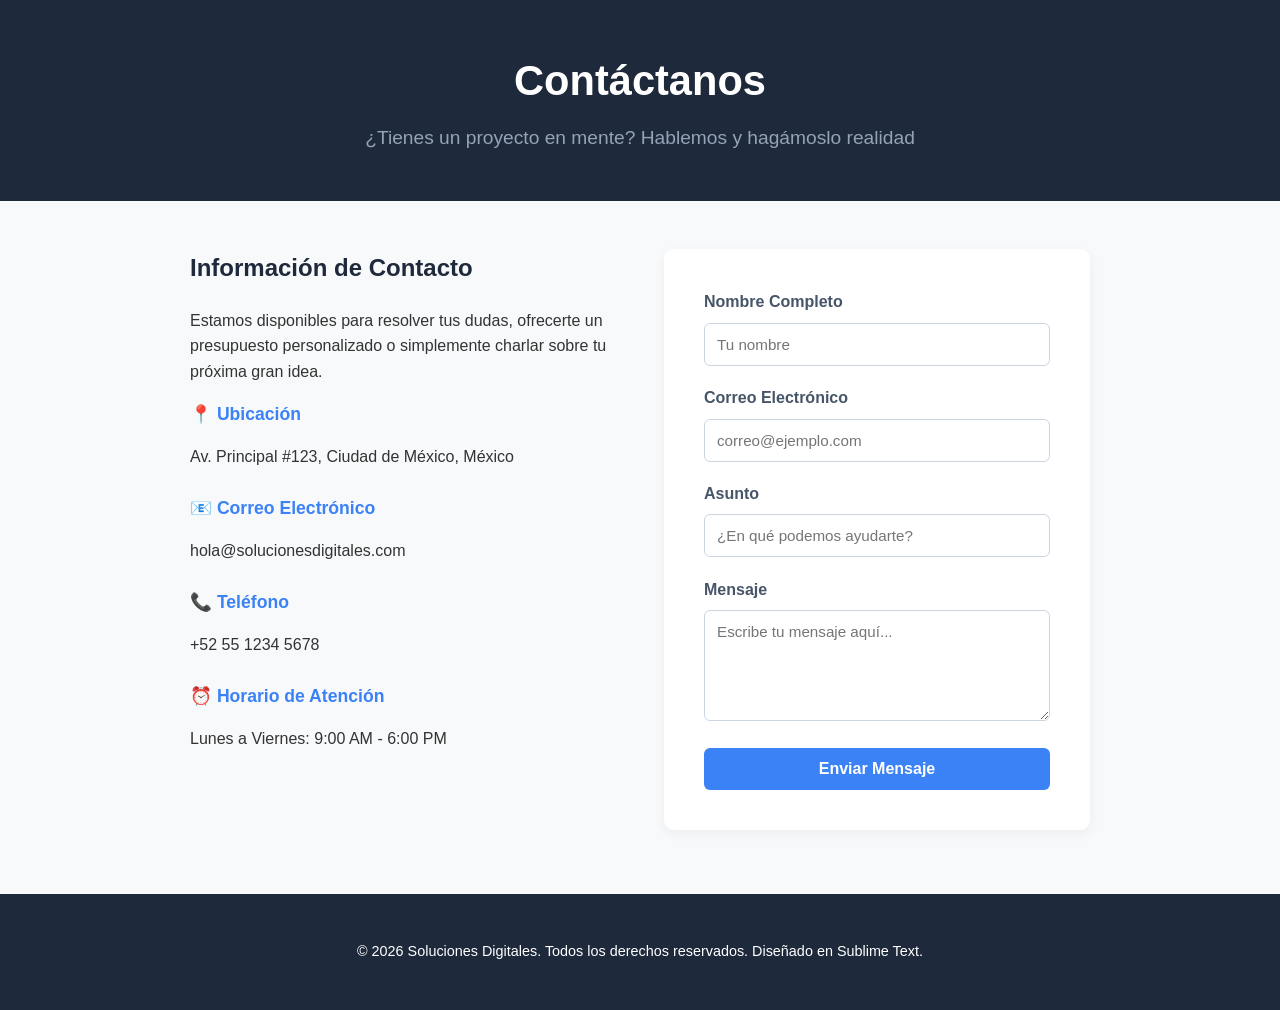
<file: contactos.html>
<!DOCTYPE html>
<html lang="es">
<head>
    <meta charset="UTF-8">
    <meta name="viewport" content="width=device-width, initial-scale=1.0">
    <title>Contáctanos | Soluciones Digitales</title>
    <style>
        /* Estilos globales y fondo simple */
        body {
            font-family: 'Segoe UI', Tahoma, Geneva, Verdana, sans-serif;
            line-height: 1.6;
            margin: 0;
            padding: 0;
            background-color: #f8f9fa; /* Fondo gris claro limpio */
            color: #333333;
        }

        header {
            background-color: #1e293b; /* Azul marino oscuro coincidente */
            color: #ffffff;
            padding: 3rem 1rem;
            text-align: center;
        }

        header h1 {
            margin: 0;
            font-size: 2.6rem;
        }

        header p {
            margin: 0.5rem 0 0 0;
            font-size: 1.2rem;
            color: #94a3b8;
        }

        .container {
            max-width: 900px;
            margin: 3rem auto;
            padding: 0 1.5rem;
            display: grid;
            grid-template-columns: 1fr 1fr; /* Divide en dos columnas: Info y Formulario */
            gap: 3rem;
        }

        /* Adaptabilidad para pantallas pequeñas */
        @media (max-width: 768px) {
            .container {
                grid-template-columns: 1fr;
                gap: 2rem;
            }
        }

        /* Columna de Información */
        .info-col h2 {
            color: #1e293b;
            margin-top: 0;
        }

        .info-item {
            margin-bottom: 1.5rem;
        }

        .info-item strong {
            display: block;
            color: #3b82f6; /* Azul de acento */
            font-size: 1.1rem;
        }

        /* Columna del Formulario */
        .form-col {
            background: #ffffff;
            padding: 2.5rem;
            border-radius: 10px;
            box-shadow: 0 4px 12px rgba(0, 0, 0, 0.05);
        }

        .form-group {
            margin-bottom: 1.2rem;
        }

        .form-group label {
            display: block;
            margin-bottom: 0.5rem;
            font-weight: 600;
            color: #475569;
        }

        .form-group input, 
        .form-group textarea {
            width: 100%;
            padding: 0.75rem;
            border: 1px solid #cbd5e1;
            border-radius: 6px;
            font-family: inherit;
            font-size: 0.95rem;
            box-sizing: border-box; /* Evita que el input se salga del contenedor */
            transition: border-color 0.2s;
        }

        /* Efecto al hacer clic en los campos */
        .form-group input:focus, 
        .form-group textarea:focus {
            outline: none;
            border-color: #3b82f6;
        }

        .btn-submit {
            display: inline-block;
            width: 100%;
            background-color: #3b82f6;
            color: white;
            padding: 0.75rem;
            border: none;
            border-radius: 6px;
            font-size: 1rem;
            font-weight: 600;
            cursor: pointer;
            transition: background 0.2s;
        }

        .btn-submit:hover {
            background-color: #2563eb;
        }

        footer {
            text-align: center;
            padding: 2rem;
            background-color: #1e293b;
            color: #ffffff;
            font-size: 0.9rem;
            margin-top: 4rem;
        }
    </style>
</head>
<body>

    <header>
        <h1>Contáctanos</h1>
        <p>¿Tienes un proyecto en mente? Hablemos y hagámoslo realidad</p>
    </header>

    <div class="container">
        
        <!-- Columna Izquierda: Datos de contacto -->
        <div class="info-col">
            <h2>Información de Contacto</h2>
            <p>Estamos disponibles para resolver tus dudas, ofrecerte un presupuesto personalizado o simplemente charlar sobre tu próxima gran idea.</p>
            
            <div class="info-item">
                <strong>📍 Ubicación</strong>
                <p>Av. Principal #123, Ciudad de México, México</p>
            </div>

            <div class="info-item">
                <strong>📧 Correo Electrónico</strong>
                <p>hola@solucionesdigitales.com</p>
            </div>

            <div class="info-item">
                <strong>📞 Teléfono</strong>
                <p>+52 55 1234 5678</p>
            </div>

            <div class="info-item">
                <strong>⏰ Horario de Atención</strong>
                <p>Lunes a Viernes: 9:00 AM - 6:00 PM</p>
            </div>
        </div>

        <!-- Columna Derecha: Formulario -->
        <div class="form-col">
            <form action="#" method="POST">
                <div class="form-group">
                    <label for="nombre">Nombre Completo</label>
                    <input type="text" id="nombre" name="nombre" placeholder="Tu nombre" required>
                </div>

                <div class="form-group">
                    <label for="correo">Correo Electrónico</label>
                    <input type="email" id="correo" name="correo" placeholder="correo@ejemplo.com" required>
                </div>

                <div class="form-group">
                    <label for="asunto">Asunto</label>
                    <input type="text" id="asunto" name="asunto" placeholder="¿En qué podemos ayudarte?" required>
                </div>

                <div class="form-group">
                    <label for="mensaje">Mensaje</label>
                    <textarea id="mensaje" name="mensaje" rows="5" placeholder="Escribe tu mensaje aquí..." required></textarea>
                </div>

                <button type="submit" class="btn-submit">Enviar Mensaje</button>
            </form>
        </div>

    </div>

    <footer>
        <p>&copy; 2026 Soluciones Digitales. Todos los derechos reservados. Diseñado en Sublime Text.</p>
    </footer>

</body>
</html>
</file>
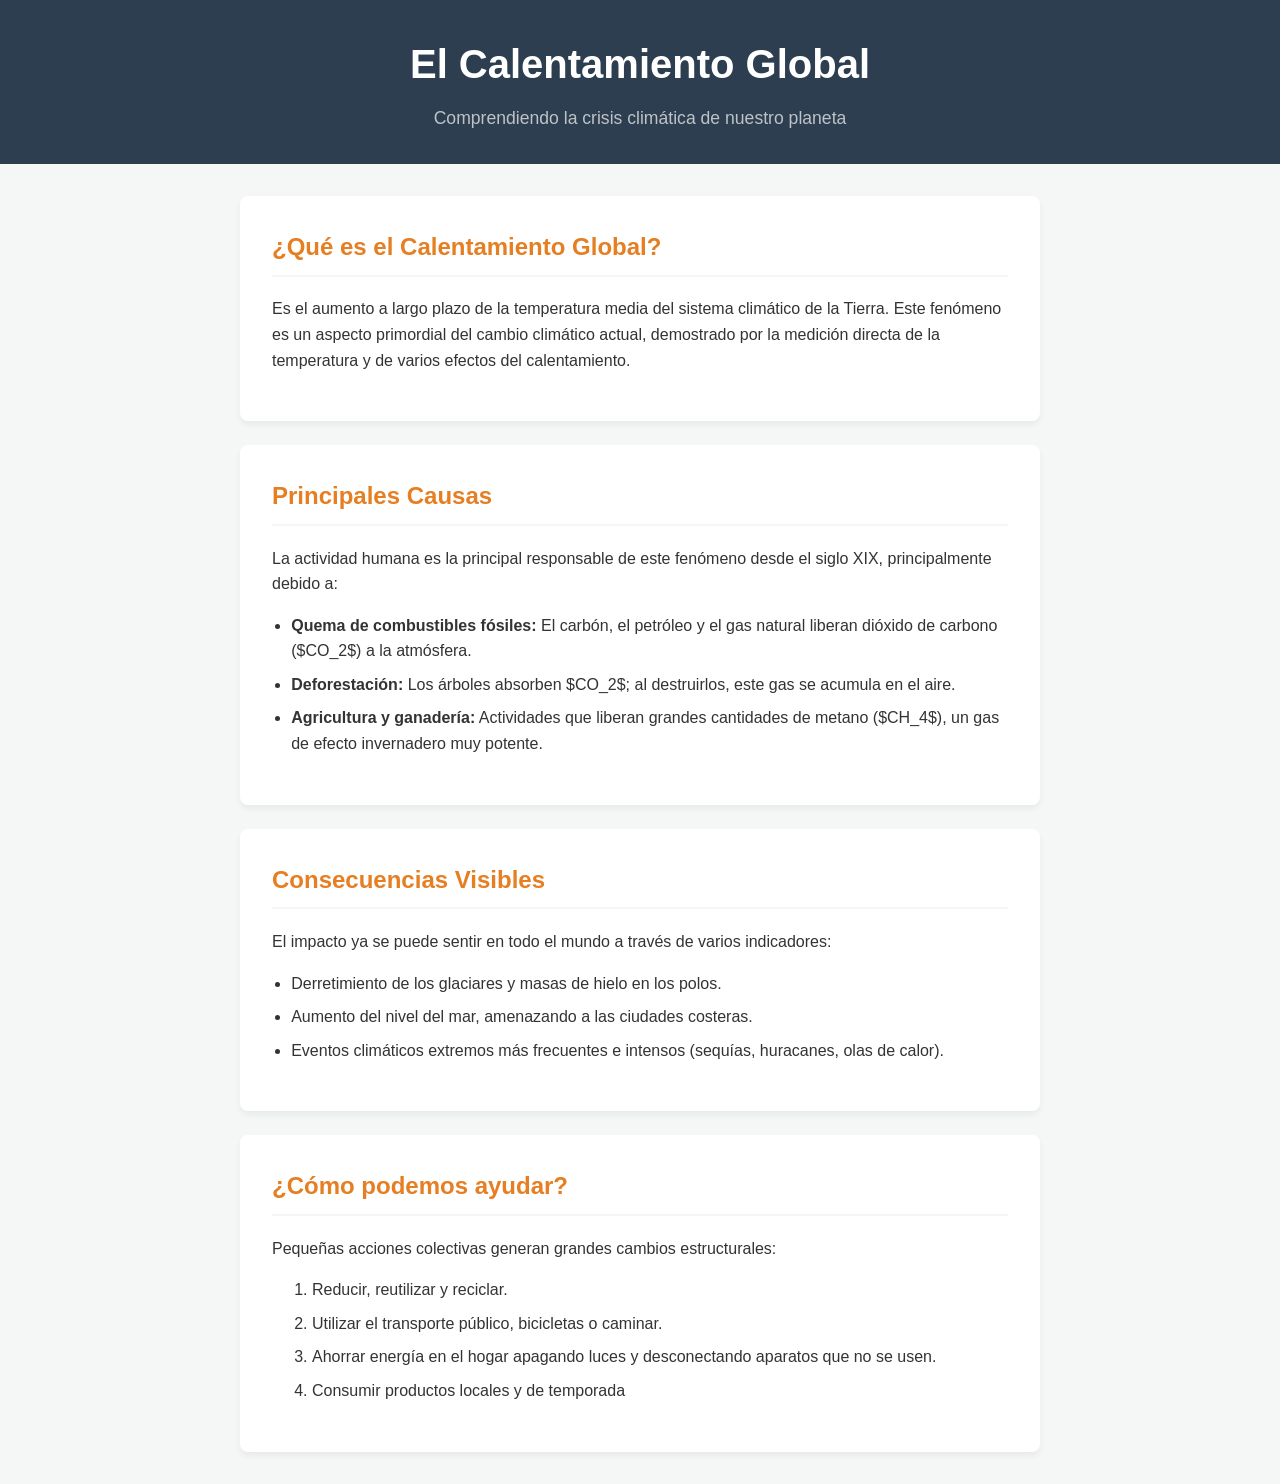
<file: nosotros.html>
<!DOCTYPE html>
<html lang="es">
<head>
    <meta charset="UTF-8">
    <meta name="viewport" content="width=device-width, initial-scale=1.0">
    <title>Conciencia Global: El Calentamiento Global</title>
    <style>
        /* Estilos en cascada (CSS) para un fondo simple y diseño limpio */
        body {
            font-family: 'Segoe UI', Tahoma, Geneva, Verdana, sans-serif;
            line-height: 1.6;
            margin: 0;
            padding: 0;
            background-color: #f4f7f6; /* Fondo simple gris un toque verdoso */
            color: #333;
        }

        header {
            background-color: #2c3e50; /* Azul oscuro elegante */
            color: #ffffff;
            padding: 2rem 1rem;
            text-align: center;
        }

        header h1 {
            margin: 0;
            font-size: 2.5rem;
        }

        header p {
            margin: 0.5rem 0 0 0;
            font-size: 1.1rem;
            color: #bdc3c7;
        }

        .container {
            max-width: 800px;
            margin: 2rem auto;
            padding: 0 1.5rem;
        }

        section {
            background: #ffffff;
            padding: 2rem;
            margin-bottom: 1.5rem;
            border-radius: 8px;
            box-shadow: 0 4px 6px rgba(0, 0, 0, 0.05);
        }

        h2 {
            color: #e67e22; /* Tono naranja/alerta suave para los subtítulos */
            border-bottom: 2px solid #f4f7f6;
            padding-bottom: 0.5rem;
            margin-top: 0;
        }

        ul {
            padding-left: 1.2rem;
        }

        li {
            margin-bottom: 0.5rem;
        }

        footer {
            text-align: center;
            padding: 1.5rem;
            background-color: #2c3e50;
            color: #ffffff;
            font-size: 0.9rem;
            margin-top: 3rem;
        }
    </style>
</head>
<body>

    <header>
        <h1>El Calentamiento Global</h1>
        <p>Comprendiendo la crisis climática de nuestro planeta</p>
    </header>

    <div class="container">

        <section>
            <h2>¿Qué es el Calentamiento Global?</h2>
            <p>Es el aumento a largo plazo de la temperatura media del sistema climático de la Tierra. Este fenómeno es un aspecto primordial del cambio climático actual, demostrado por la medición directa de la temperatura y de varios efectos del calentamiento.</p>
        </section>

        <section>
            <h2>Principales Causas</h2>
            <p>La actividad humana es la principal responsable de este fenómeno desde el siglo XIX, principalmente debido a:</p>
            <ul>
                <li><strong>Quema de combustibles fósiles:</strong> El carbón, el petróleo y el gas natural liberan dióxido de carbono ($CO_2$) a la atmósfera.</li>
                <li><strong>Deforestación:</strong> Los árboles absorben $CO_2$; al destruirlos, este gas se acumula en el aire.</li>
                <li><strong>Agricultura y ganadería:</strong> Actividades que liberan grandes cantidades de metano ($CH_4$), un gas de efecto invernadero muy potente.</li>
            </ul>
        </section>

        <section>
            <h2>Consecuencias Visibles</h2>
            <p>El impacto ya se puede sentir en todo el mundo a través de varios indicadores:</p>
            <ul>
                <li>Derretimiento de los glaciares y masas de hielo en los polos.</li>
                <li>Aumento del nivel del mar, amenazando a las ciudades costeras.</li>
                <li>Eventos climáticos extremos más frecuentes e intensos (sequías, huracanes, olas de calor).</li>
            </ul>
        </section>

        <section>
            <h2>¿Cómo podemos ayudar?</h2>
            <p>Pequeñas acciones colectivas generan grandes cambios estructurales:</p>
            <ol>
                <li>Reducir, reutilizar y reciclar.</li>
                <li>Utilizar el transporte público, bicicletas o caminar.</li>
                <li>Ahorrar energía en el hogar apagando luces y desconectando aparatos que no se usen.</li>
                <li>Consumir productos locales y de temporada
</file>
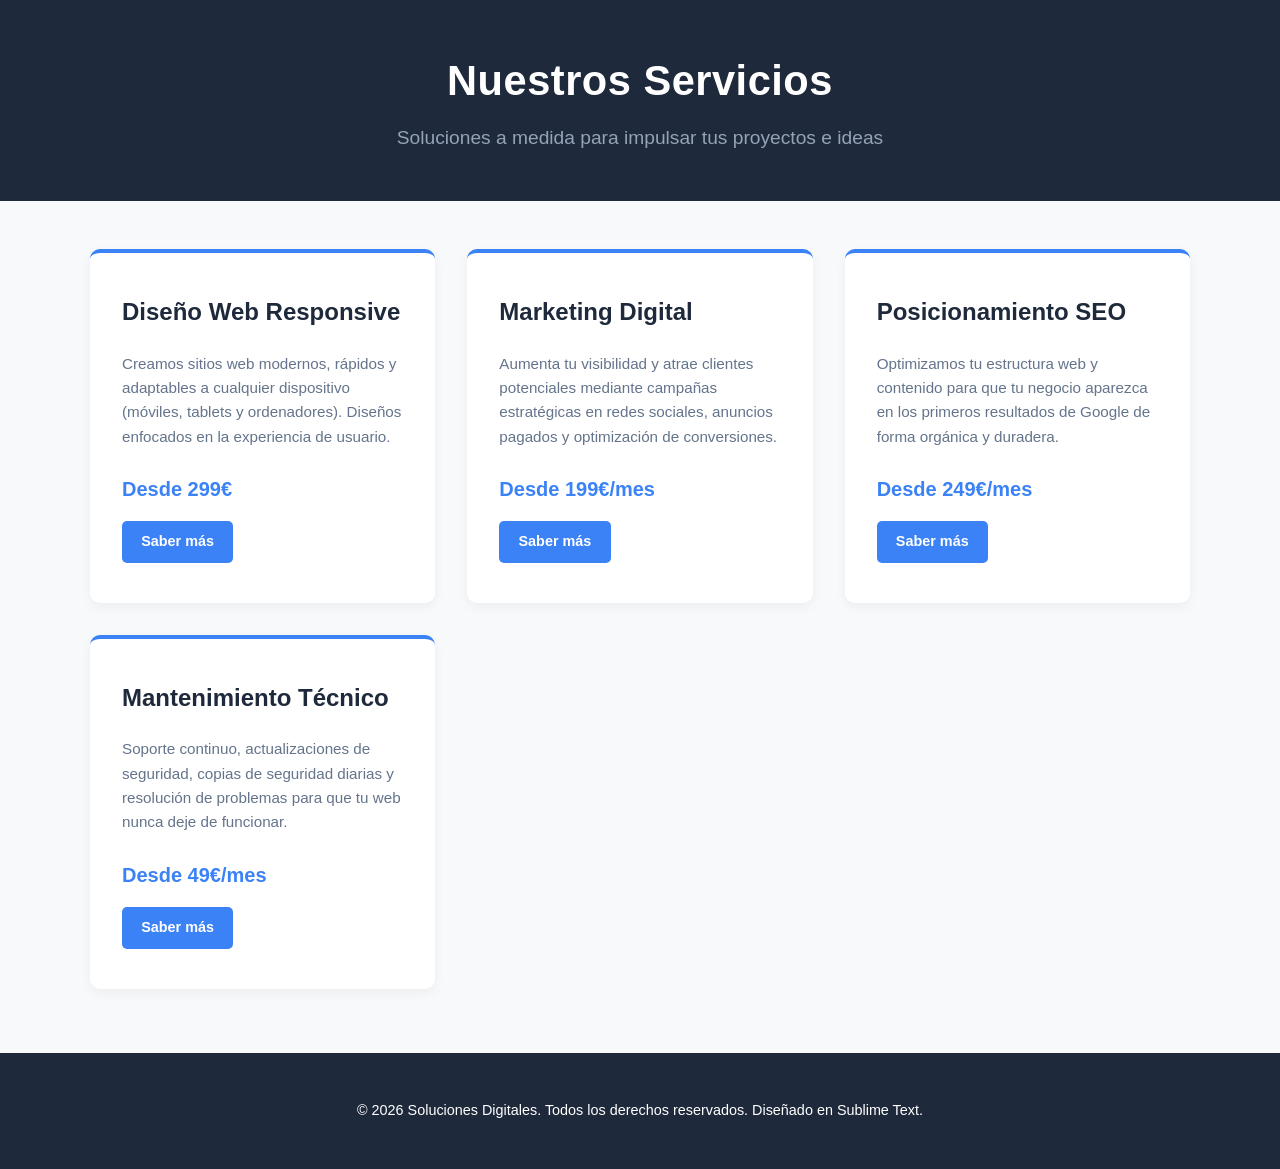
<file: servicios.html>
<!DOCTYPE html>
<html lang="es">
<head>
    <meta charset="UTF-8">
    <meta name="viewport" content="width=device-width, initial-scale=1.0">
    <title>Nuestros Servicios | Soluciones Digitales</title>
    <style>
        /* Estilos globales para un diseño limpio y moderno */
        body {
            font-family: 'Segoe UI', Tahoma, Geneva, Verdana, sans-serif;
            line-height: 1.6;
            margin: 0;
            padding: 0;
            background-color: #f8f9fa; /* Fondo simple, gris claro y profesional */
            color: #333333;
        }

        header {
            background-color: #1e293b; /* Azul marino oscuro */
            color: #ffffff;
            padding: 3rem 1rem;
            text-align: center;
        }

        header h1 {
            margin: 0;
            font-size: 2.6rem;
            letter-spacing: 0.5px;
        }

        header p {
            margin: 0.5rem 0 0 0;
            font-size: 1.2rem;
            color: #94a3b8;
        }

        .container {
            max-width: 1100px;
            margin: 3rem auto;
            padding: 0 1.5rem;
        }

        /* Rejilla (Grid) para mostrar los servicios lado a lado */
        .services-grid {
            display: grid;
            grid-template-columns: repeat(auto-fit, minmax(300px, 1fr));
            gap: 2rem;
        }

        .service-card {
            background: #ffffff;
            padding: 2.5rem 2rem;
            border-radius: 10px;
            box-shadow: 0 4px 12px rgba(0, 0, 0, 0.05);
            transition: transform 0.3s ease, box-shadow 0.3s ease;
            border-top: 4px solid #3b82f6; /* Detalle azul en la parte superior */
        }

        /* Efecto sutil al pasar el mouse por encima */
        .service-card:hover {
            transform: translateY(-5px);
            box-shadow: 0 8px 20px rgba(0, 0, 0, 0.1);
        }

        .service-card h2 {
            color: #1e293b;
            margin-top: 0;
            font-size: 1.5rem;
        }

        .service-card p {
            color: #64748b;
            font-size: 0.95rem;
            margin-bottom: 1.5rem;
        }

        .price {
            font-size: 1.25rem;
            font-weight: bold;
            color: #3b82f6;
            display: block;
            margin-bottom: 1rem;
        }

        .btn {
            display: inline-block;
            background-color: #3b82f6;
            color: white;
            padding: 0.6rem 1.2rem;
            text-decoration: none;
            border-radius: 5px;
            font-size: 0.9rem;
            font-weight: 600;
            transition: background 0.2s ease;
        }

        .btn:hover {
            background-color: #2563eb;
        }

        footer {
            text-align: center;
            padding: 2rem;
            background-color: #1e293b;
            color: #ffffff;
            font-size: 0.9rem;
            margin-top: 4rem;
        }
    </style>
</head>
<body>

    <header>
        <h1>Nuestros Servicios</h1>
        <p>Soluciones a medida para impulsar tus proyectos e ideas</p>
    </header>

    <div class="container">
        <div class="services-grid">

            <!-- Servicio 1 -->
            <div class="service-card">
                <h2>Diseño Web Responsive</h2>
                <p>Creamos sitios web modernos, rápidos y adaptables a cualquier dispositivo (móviles, tablets y ordenadores). Diseños enfocados en la experiencia de usuario.</p>
                <span class="price">Desde 299€</span>
                <a href="#" class="btn">Saber más</a>
            </div>

            <!-- Servicio 2 -->
            <div class="service-card">
                <h2>Marketing Digital</h2>
                <p>Aumenta tu visibilidad y atrae clientes potenciales mediante campañas estratégicas en redes sociales, anuncios pagados y optimización de conversiones.</p>
                <span class="price">Desde 199€/mes</span>
                <a href="#" class="btn">Saber más</a>
            </div>

            <!-- Servicio 3 -->
            <div class="service-card">
                <h2>Posicionamiento SEO</h2>
                <p>Optimizamos tu estructura web y contenido para que tu negocio aparezca en los primeros resultados de Google de forma orgánica y duradera.</p>
                <span class="price">Desde 249€/mes</span>
                <a href="#" class="btn">Saber más</a>
            </div>

            <!-- Servicio 4 -->
            <div class="service-card">
                <h2>Mantenimiento Técnico</h2>
                <p>Soporte continuo, actualizaciones de seguridad, copias de seguridad diarias y resolución de problemas para que tu web nunca deje de funcionar.</p>
                <span class="price">Desde 49€/mes</span>
                <a href="#" class="btn">Saber más</a>
            </div>

        </div>
    </div>

    <footer>
        <p>&copy; 2026 Soluciones Digitales. Todos los derechos reservados. Diseñado en Sublime Text.</p>
    </footer>

</body>
</html>
</file>
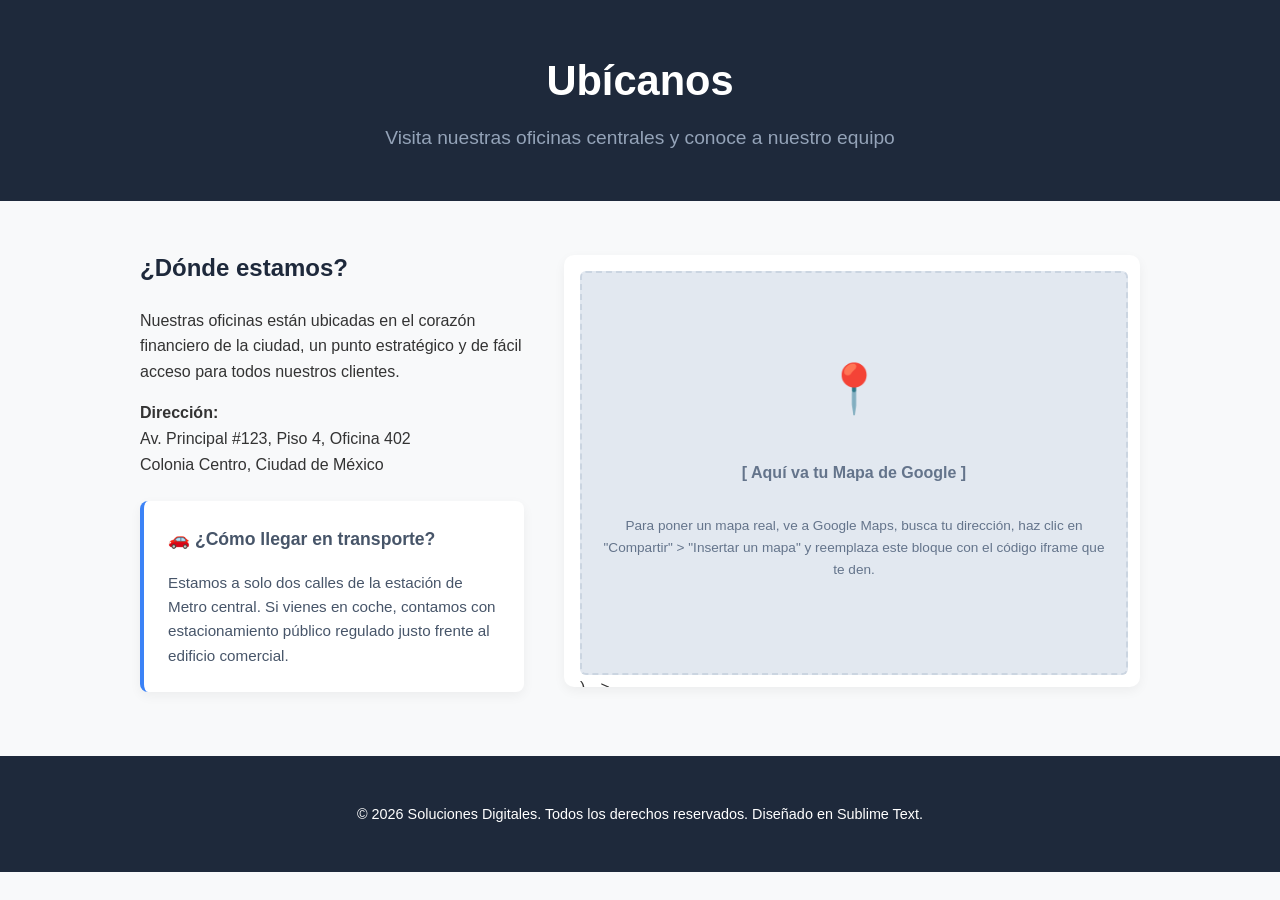
<file: ubicanos.html>
<!DOCTYPE html>
<html lang="es">
<head>
    <meta charset="UTF-8">
    <meta name="viewport" content="width=device-width, initial-scale=1.0">
    <title>Ubícanos | Soluciones Digitales</title>
    <style>
        /* Estilos globales y fondo simple */
        body {
            font-family: 'Segoe UI', Tahoma, Geneva, Verdana, sans-serif;
            line-height: 1.6;
            margin: 0;
            padding: 0;
            background-color: #f8f9fa; /* Mismo fondo gris claro */
            color: #333333;
        }

        header {
            background-color: #1e293b; /* Azul marino oscuro */
            color: #ffffff;
            padding: 3rem 1rem;
            text-align: center;
        }

        header h1 {
            margin: 0;
            font-size: 2.6rem;
        }

        header p {
            margin: 0.5rem 0 0 0;
            font-size: 1.2rem;
            color: #94a3b8;
        }

        .container {
            max-width: 1000px;
            margin: 3rem auto;
            padding: 0 1.5rem;
        }

        /* Distribución en dos columnas: Texto y Mapa */
        .grid-ubicanos {
            display: grid;
            grid-template-columns: 1fr 1.5fr;
            gap: 2.5rem;
            align-items: center;
        }

        @media (max-width: 768px) {
            .grid-ubicanos {
                grid-template-columns: 1fr;
            }
        }

        /* Columna de detalles */
        .detalles-oficina h2 {
            color: #1e293b;
            margin-top: 0;
        }

        .indicaciones {
            background-color: #ffffff;
            padding: 1.5rem;
            border-radius: 8px;
            box-shadow: 0 4px 12px rgba(0, 0, 0, 0.05);
            border-left: 4px solid #3b82f6;
            margin-top: 1.5rem;
        }

        .indicaciones h3 {
            margin-top: 0;
            color: #475569;
            font-size: 1.1rem;
        }

        /* Contenedor del Mapa */
        .mapa-container {
            background: #ffffff;
            padding: 1rem;
            border-radius: 10px;
            box-shadow: 0 4px 12px rgba(0, 0, 0, 0.05);
            height: 400px;
            overflow: hidden;
        }

        /* Mapa simulado elegante con CSS */
        .mapa-simulado {
            width: 100%;
            height: 100%;
            background-color: #e2e8f0;
            border-radius: 6px;
            display: flex;
            flex-direction: column;
            justify-content: center;
            align-items: center;
            text-align: center;
            color: #64748b;
            border: 2px dashed #cbd5e1;
        }

        .mapa-simulado span {
            font-size: 3rem;
            margin-bottom: 1rem;
        }

        /* Estilo para cuando pongas un mapa real de Google Maps */
        iframe {
            width: 100%;
            height: 100%;
            border: 0;
            border-radius: 6px;
        }

        footer {
            text-align: center;
            padding: 2rem;
            background-color: #1e293b;
            color: #ffffff;
            font-size: 0.9rem;
            margin-top: 4rem;
        }
    </style>
</head>
<body>

    <header>
        <h1>Ubícanos</h1>
        <p>Visita nuestras oficinas centrales y conoce a nuestro equipo</p>
    </header>

    <div class="container">
        <div class="grid-ubicanos">
            
            <!-- Columna Izquierda: Información de localización -->
            <div class="detalles-oficina">
                <h2>¿Dónde estamos?</h2>
                <p>Nuestras oficinas están ubicadas en el corazón financiero de la ciudad, un punto estratégico y de fácil acceso para todos nuestros clientes.</p>
                
                <p><strong>Dirección:</strong><br>Av. Principal #123, Piso 4, Oficina 402<br>Colonia Centro, Ciudad de México</p>
                
                <div class="indicaciones">
                    <h3>🚗 ¿Cómo llegar en transporte?</h3>
                    <p style="margin: 0; font-size: 0.95rem; color: #475569;">
                        Estamos a solo dos calles de la estación de Metro central. Si vienes en coche, contamos con estacionamiento público regulado justo frente al edificio comercial.
                    </p>
                </div>
            </div>

            <!-- Columna Derecha: El Mapa -->
            <div class="mapa-container">
                
                <!-- MAPA SIMULADO (Elimina este bloque completo si vas a usar un iframe real de Google Maps) -->
                <div class="mapa-simulado">
                    <span>📍</span>
                    <p><strong>[ Aquí va tu Mapa de Google ]</strong></p>
                    <p style="font-size: 0.85rem; padding: 0 1rem;">Para poner un mapa real, ve a Google Maps, busca tu dirección, haz clic en "Compartir" > "Insertar un mapa" y reemplaza este bloque con el código iframe que te den.</p>
                </div>

                <!-- DESCOMENTA ESTA LÍNEA DE ABAJO PARA USAR UN MAPA REAL (Quita las etiquetas de comentario <!-- -->) -->
                <!-- <iframe src="https://www.google.com/maps/embed?pb=!1m18!1m12!1m3!1d3762.546194212564!2d-99.1633!3d19.4326!2m3!1f0!2f0!3f0!3m2!1i1024!2i768!4f13.1!3m3!1m2!1s0x0%3A0x0!2zMTnCsDI1JzU3LjQiTiA5OcKwMDknNDcuOSJX!5e0!3m2!1ses!2smx!4v1620000000000!5m2!1ses!2smx" allowfullscreen="" loading="lazy"></iframe> -->

            </div>

        </div>
    </div>

    <footer>
        <p>&copy; 2026 Soluciones Digitales. Todos los derechos reservados. Diseñado en Sublime Text.</p>
    </footer>

</body>
</html>
</file>
